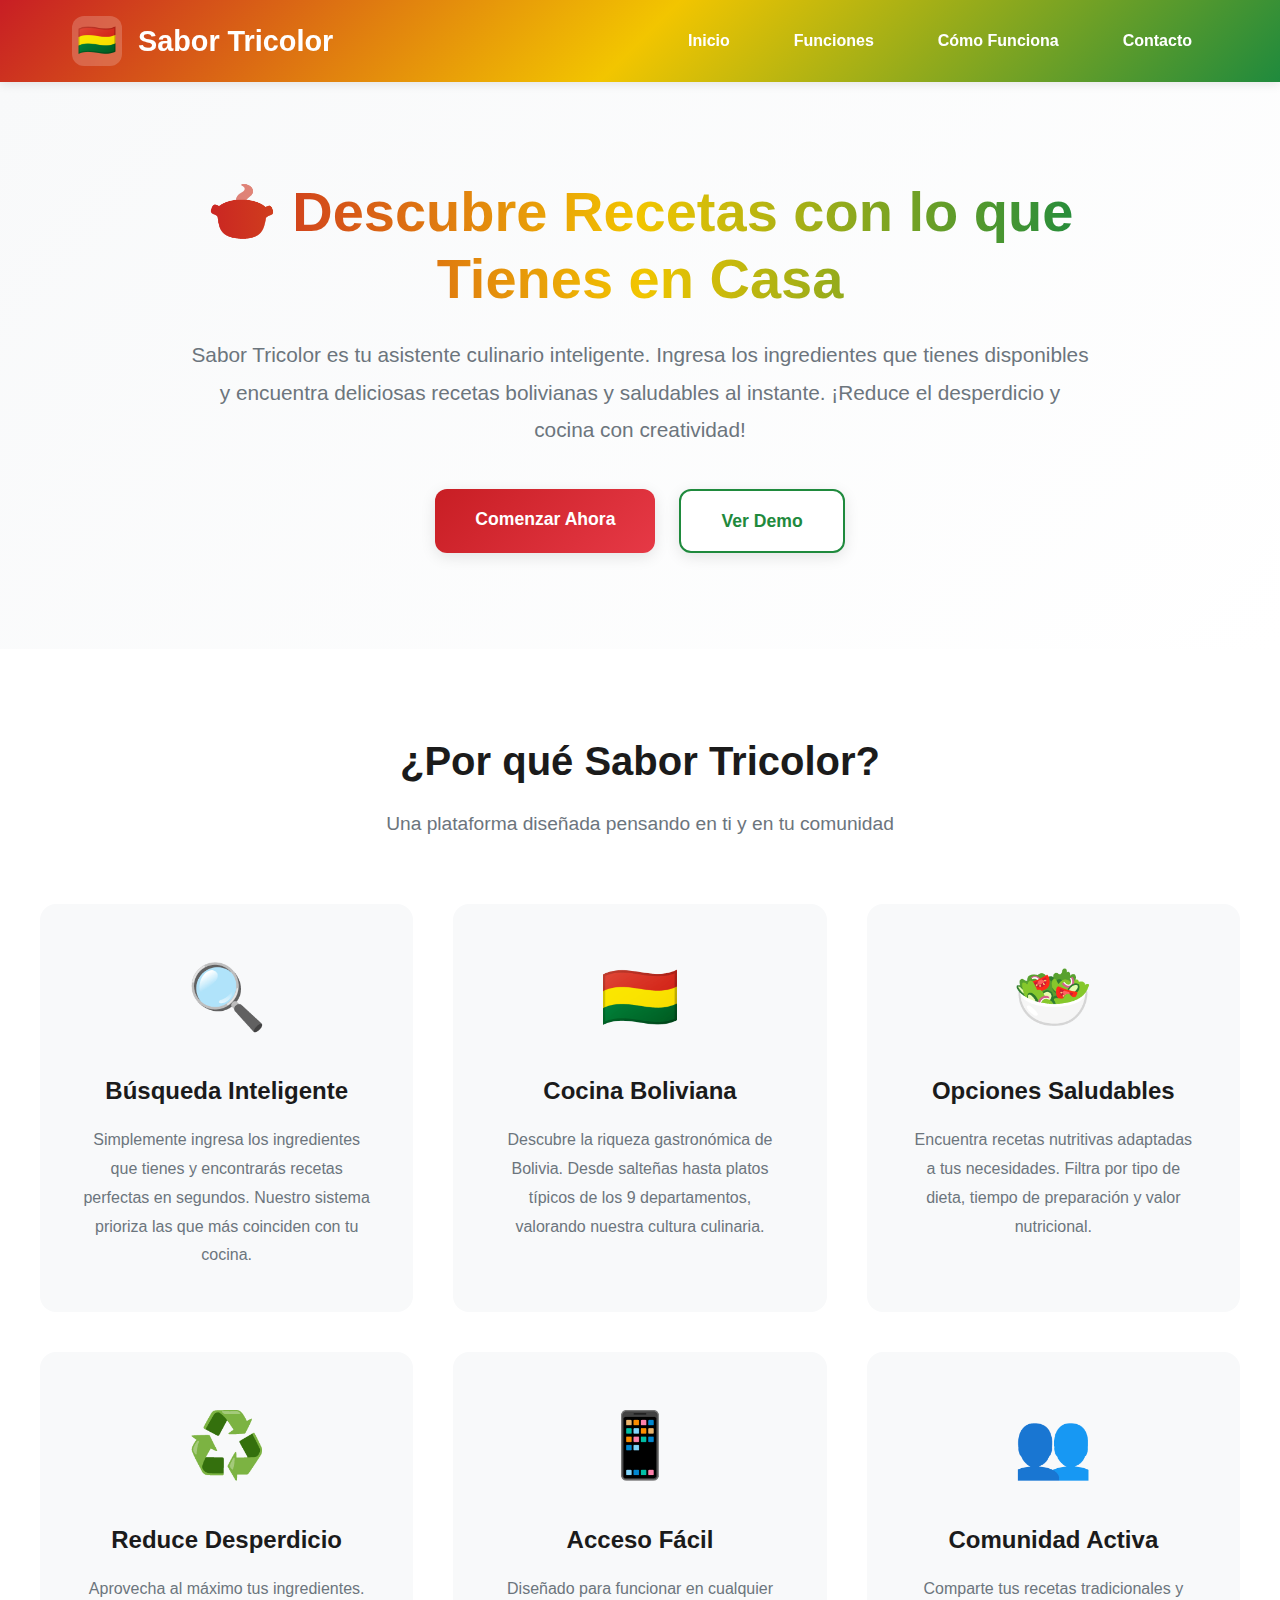
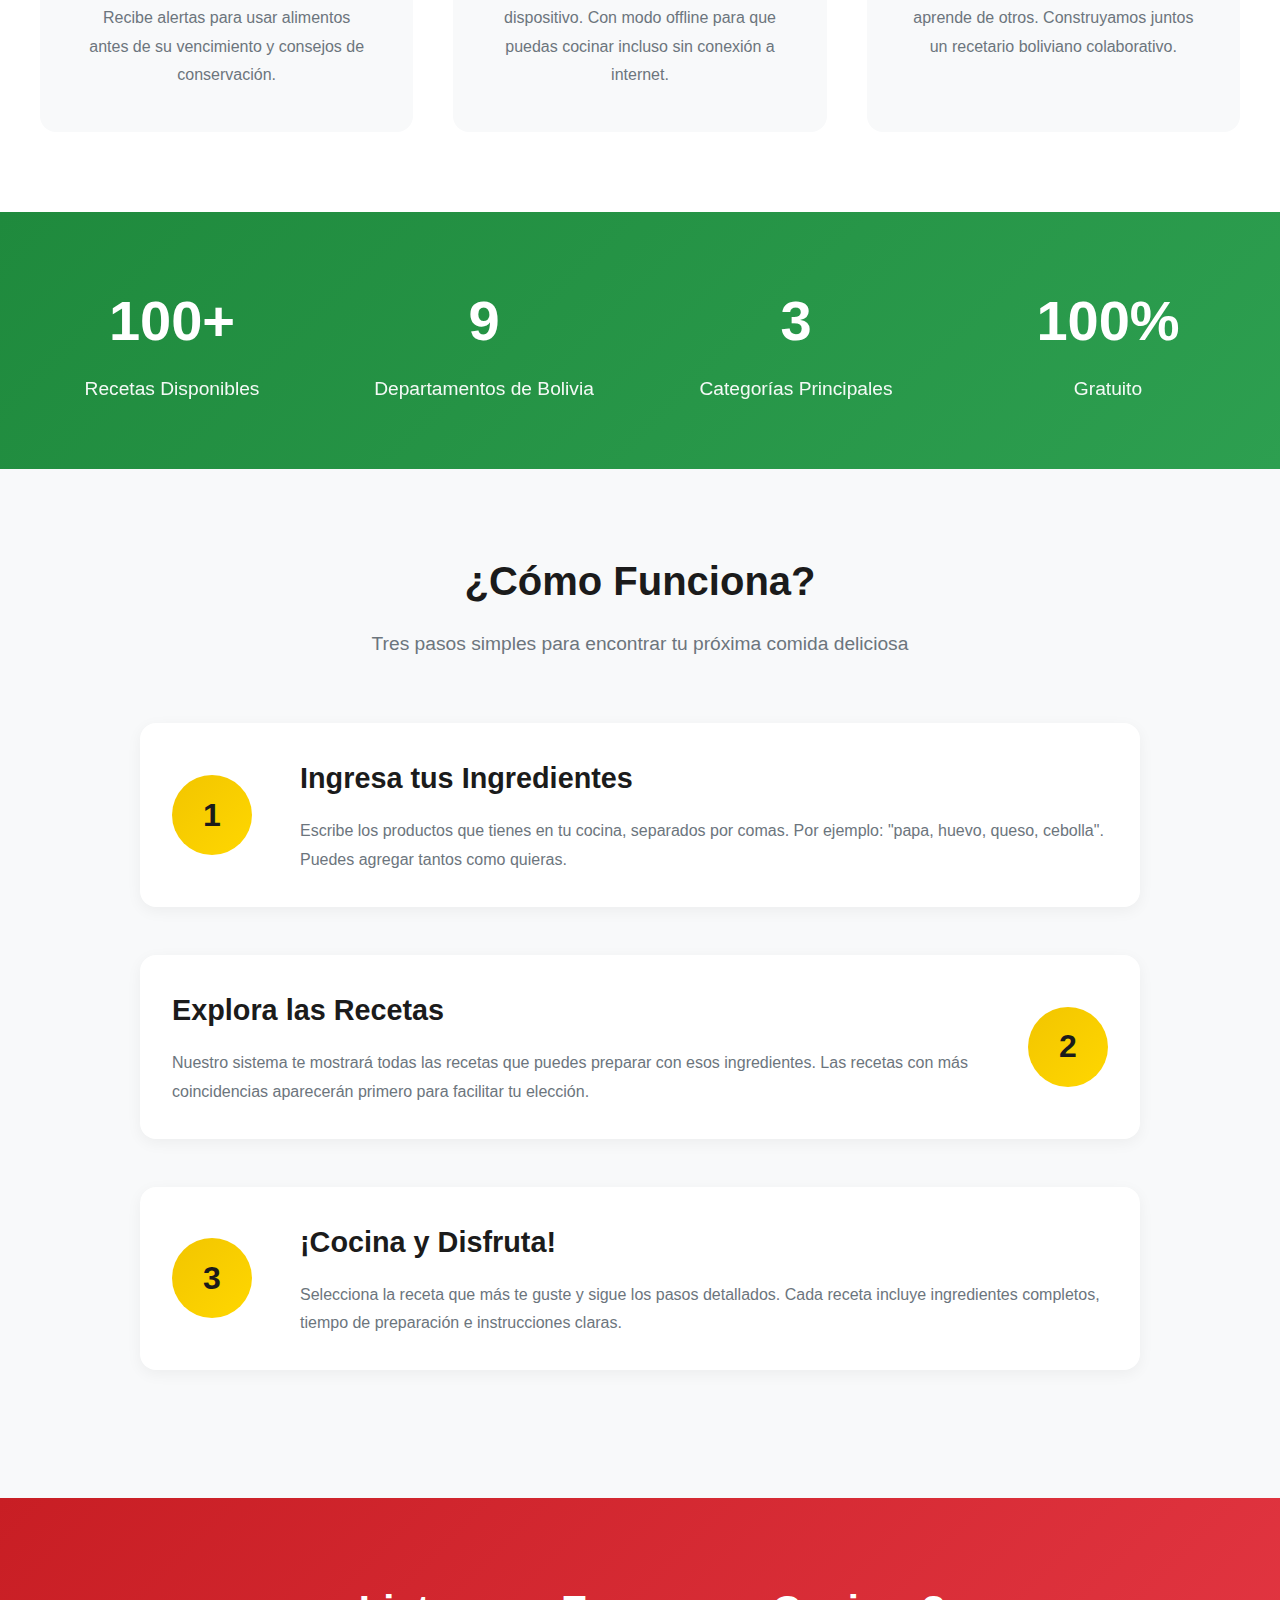
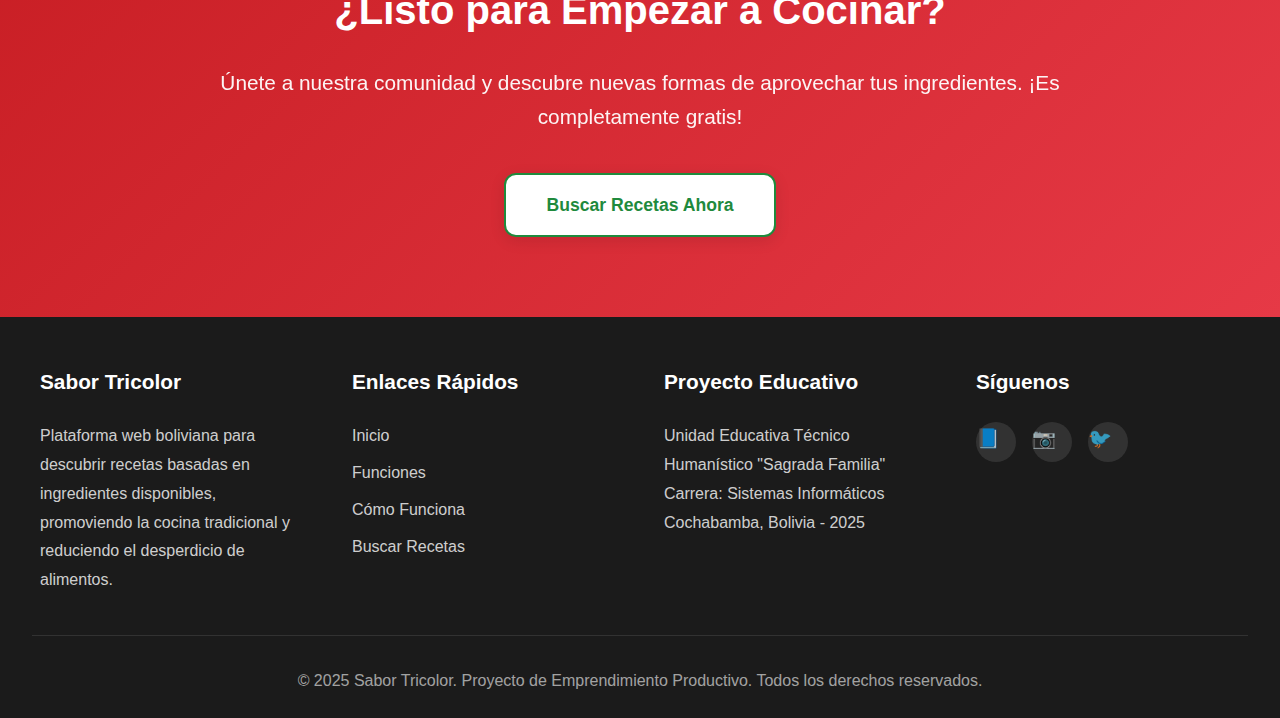
<file: principal.html>
<!DOCTYPE html>
<html lang="es">
<head>
    <meta charset="UTF-8">
    <meta name="viewport" content="width=device-width, initial-scale=1.0">
    <title>Sabor Tricolor - Descubre Recetas Bolivianas</title>
    <link rel="stylesheet" href="principal.css">
</head>
<body>
    <!-- Header -->
    <header>
        <nav>
            <a href="#" class="logo">
                <div class="logo-icon">🇧🇴</div>
                <span>Sabor Tricolor</span>
            </a>
            <ul class="nav-links">
                <li><a href="#inicio">Inicio</a></li>
                <li><a href="#funciones">Funciones</a></li>
                <li><a href="#como-funciona">Cómo Funciona</a></li>
                <li><a href="#contacto">Contacto</a></li>
            </ul>
        </nav>
    </header>

    <!-- Hero Section -->
    <section id="inicio" class="hero">
        <div class="hero-content">
            <h1>🍲 Descubre Recetas con lo que Tienes en Casa</h1>
            <p>
                Sabor Tricolor es tu asistente culinario inteligente. Ingresa los ingredientes 
                que tienes disponibles y encuentra deliciosas recetas bolivianas y saludables 
                al instante. ¡Reduce el desperdicio y cocina con creatividad!
            </p>
            <div class="cta-buttons">
                <a href="index.html" class="btn btn-primary">Comenzar Ahora</a>
                <a href="#como-funciona" class="btn btn-secondary">Ver Demo</a>
            </div>
        </div>
    </section>

    <!-- Features Section -->
    <section id="funciones" class="features">
        <div class="features-container">
            <h2 class="section-title">¿Por qué Sabor Tricolor?</h2>
            <p class="section-subtitle">
                Una plataforma diseñada pensando en ti y en tu comunidad
            </p>
            
            <div class="features-grid">
                <div class="feature-card">
                    <div class="feature-icon">🔍</div>
                    <h3>Búsqueda Inteligente</h3>
                    <p>
                        Simplemente ingresa los ingredientes que tienes y encontrarás 
                        recetas perfectas en segundos. Nuestro sistema prioriza las que 
                        más coinciden con tu cocina.
                    </p>
                </div>

                <div class="feature-card">
                    <div class="feature-icon">🇧🇴</div>
                    <h3>Cocina Boliviana</h3>
                    <p>
                        Descubre la riqueza gastronómica de Bolivia. Desde salteñas 
                        hasta platos típicos de los 9 departamentos, valorando nuestra 
                        cultura culinaria.
                    </p>
                </div>

                <div class="feature-card">
                    <div class="feature-icon">🥗</div>
                    <h3>Opciones Saludables</h3>
                    <p>
                        Encuentra recetas nutritivas adaptadas a tus necesidades. 
                        Filtra por tipo de dieta, tiempo de preparación y valor 
                        nutricional.
                    </p>
                </div>

                <div class="feature-card">
                    <div class="feature-icon">♻️</div>
                    <h3>Reduce Desperdicio</h3>
                    <p>
                        Aprovecha al máximo tus ingredientes. Recibe alertas para usar 
                        alimentos antes de su vencimiento y consejos de conservación.
                    </p>
                </div>

                <div class="feature-card">
                    <div class="feature-icon">📱</div>
                    <h3>Acceso Fácil</h3>
                    <p>
                        Diseñado para funcionar en cualquier dispositivo. Con modo offline 
                        para que puedas cocinar incluso sin conexión a internet.
                    </p>
                </div>

                <div class="feature-card">
                    <div class="feature-icon">👥</div>
                    <h3>Comunidad Activa</h3>
                    <p>
                        Comparte tus recetas tradicionales y aprende de otros. Construyamos 
                        juntos un recetario boliviano colaborativo.
                    </p>
                </div>
            </div>
        </div>
    </section>

    <!-- Stats Section -->
    <section class="stats">
        <div class="stats-container">
            <div class="stat-item">
                <h3>100+</h3>
                <p>Recetas Disponibles</p>
            </div>
            <div class="stat-item">
                <h3>9</h3>
                <p>Departamentos de Bolivia</p>
            </div>
            <div class="stat-item">
                <h3>3</h3>
                <p>Categorías Principales</p>
            </div>
            <div class="stat-item">
                <h3>100%</h3>
                <p>Gratuito</p>
            </div>
        </div>
    </section>

    <!-- How it Works -->
    <section id="como-funciona" class="how-it-works">
        <div class="steps-container">
            <h2 class="section-title">¿Cómo Funciona?</h2>
            <p class="section-subtitle">
                Tres pasos simples para encontrar tu próxima comida deliciosa
            </p>

            <div class="step">
                <div class="step-number">1</div>
                <div class="step-content">
                    <h3>Ingresa tus Ingredientes</h3>
                    <p>
                        Escribe los productos que tienes en tu cocina, separados por comas. 
                        Por ejemplo: "papa, huevo, queso, cebolla". Puedes agregar tantos 
                        como quieras.
                    </p>
                </div>
            </div>

            <div class="step">
                <div class="step-number">2</div>
                <div class="step-content">
                    <h3>Explora las Recetas</h3>
                    <p>
                        Nuestro sistema te mostrará todas las recetas que puedes preparar 
                        con esos ingredientes. Las recetas con más coincidencias aparecerán 
                        primero para facilitar tu elección.
                    </p>
                </div>
            </div>

            <div class="step">
                <div class="step-number">3</div>
                <div class="step-content">
                    <h3>¡Cocina y Disfruta!</h3>
                    <p>
                        Selecciona la receta que más te guste y sigue los pasos detallados. 
                        Cada receta incluye ingredientes completos, tiempo de preparación 
                        e instrucciones claras.
                    </p>
                </div>
            </div>
        </div>
    </section>

    <!-- CTA Section -->
    <section class="cta-section">
        <div class="hero-content">
            <h2>¿Listo para Empezar a Cocinar?</h2>
            <p>
                Únete a nuestra comunidad y descubre nuevas formas de aprovechar 
                tus ingredientes. ¡Es completamente gratis!
            </p>
            <a href="index.html" class="btn btn-secondary">Buscar Recetas Ahora</a>
        </div>
    </section>

    <!-- Footer -->
    <footer id="contacto">
        <div class="footer-content">
            <div class="footer-section">
                <h4>Sabor Tricolor</h4>
                <p>
                    Plataforma web boliviana para descubrir recetas basadas en 
                    ingredientes disponibles, promoviendo la cocina tradicional 
                    y reduciendo el desperdicio de alimentos.
                </p>
            </div>

            <div class="footer-section">
                <h4>Enlaces Rápidos</h4>
                <a href="#inicio">Inicio</a>
                <a href="#funciones">Funciones</a>
                <a href="#como-funciona">Cómo Funciona</a>
                <a href="index.html">Buscar Recetas</a>
            </div>

            <div class="footer-section">
                <h4>Proyecto Educativo</h4>
                <p>
                    Unidad Educativa Técnico Humanístico "Sagrada Familia"<br>
                    Carrera: Sistemas Informáticos<br>
                    Cochabamba, Bolivia - 2025
                </p>
            </div>

            <div class="footer-section">
                <h4>Síguenos</h4>
                <div class="social-links">
                    <a href="#" class="social-icon">📘</a>
                    <a href="#" class="social-icon">📷</a>
                    <a href="#" class="social-icon">🐦</a>
                </div>
            </div>
        </div>

        <div class="footer-bottom">
            <p>&copy; 2025 Sabor Tricolor. Proyecto de Emprendimiento Productivo. Todos los derechos reservados.</p>
        </div>
    </footer>
</body>
</html>
</file>
<file: principal.css>
/* ===================================
   LANDING PAGE - SABOR TRICOLOR
   Colores de Bolivia: Rojo, Amarillo, Verde
   =================================== */

/* Variables de Color */
* {
    margin: 0;
    padding: 0;
    box-sizing: border-box;
}

:root {
    --rojo: #c81e24;
    --amarillo: #f2c500;
    --verde: #1f8a3d;
    --blanco: #ffffff;
    --gris-claro: #f8f9fa;
    --gris: #6c757d;
    --negro: #1b1b1b;
}

body {
    font-family: 'Segoe UI', Tahoma, Geneva, Verdana, sans-serif;
    color: var(--negro);
    line-height: 1.6;
}

/* ===================================
   HEADER - NAVEGACIÓN
   =================================== */

header {
    background: linear-gradient(135deg, var(--rojo) 0%, var(--amarillo) 50%, var(--verde) 100%);
    padding: 1rem 0;
    box-shadow: 0 2px 10px rgba(0,0,0,0.1);
    position: sticky;
    top: 0;
    z-index: 100;
}

nav {
    max-width: 1200px;
    margin: 0 auto;
    display: flex;
    justify-content: space-between;
    align-items: center;
    padding: 0 2rem;
}

.logo {
    display: flex;
    align-items: center;
    gap: 1rem;
    color: var(--blanco);
    font-size: 1.8rem;
    font-weight: bold;
    text-decoration: none;
}

.logo-icon {
    width: 50px;
    height: 50px;
    background: rgba(255, 255, 255, 0.2);
    border-radius: 12px;
    display: flex;
    align-items: center;
    justify-content: center;
    font-size: 2rem;
    backdrop-filter: blur(10px);
}

.nav-links {
    display: flex;
    gap: 2rem;
    list-style: none;
}

.nav-links a {
    color: var(--blanco);
    text-decoration: none;
    font-weight: 600;
    transition: opacity 0.3s;
    padding: 0.5rem 1rem;
    border-radius: 8px;
}

.nav-links a:hover {
    background: rgba(255, 255, 255, 0.2);
}

/* ===================================
   HERO SECTION
   =================================== */

.hero {
    background: linear-gradient(135deg, var(--gris-claro) 0%, var(--blanco) 100%);
    padding: 6rem 2rem;
    text-align: center;
}

.hero-content {
    max-width: 900px;
    margin: 0 auto;
}

.hero h1 {
    font-size: 3.5rem;
    margin-bottom: 1.5rem;
    background: linear-gradient(90deg, var(--rojo), var(--amarillo), var(--verde));
    -webkit-background-clip: text;
    -webkit-text-fill-color: transparent;
    background-clip: text;
    line-height: 1.2;
}

.hero p {
    font-size: 1.3rem;
    color: var(--gris);
    margin-bottom: 2.5rem;
    line-height: 1.8;
}

.cta-buttons {
    display: flex;
    gap: 1.5rem;
    justify-content: center;
    flex-wrap: wrap;
}

.btn {
    padding: 1rem 2.5rem;
    border: none;
    border-radius: 12px;
    font-size: 1.1rem;
    font-weight: 700;
    cursor: pointer;
    text-decoration: none;
    display: inline-block;
    transition: all 0.3s ease;
    box-shadow: 0 4px 15px rgba(0,0,0,0.1);
}

.btn-primary {
    background: linear-gradient(135deg, var(--rojo), #e63946);
    color: var(--blanco);
}

.btn-primary:hover {
    transform: translateY(-3px);
    box-shadow: 0 6px 20px rgba(198, 30, 36, 0.3);
}

.btn-secondary {
    background: var(--blanco);
    color: var(--verde);
    border: 2px solid var(--verde);
}

.btn-secondary:hover {
    background: var(--verde);
    color: var(--blanco);
    transform: translateY(-3px);
}

/* ===================================
   FEATURES SECTION
   =================================== */

.features {
    padding: 5rem 2rem;
    background: var(--blanco);
}

.features-container {
    max-width: 1200px;
    margin: 0 auto;
}

.section-title {
    text-align: center;
    font-size: 2.5rem;
    margin-bottom: 1rem;
    color: var(--negro);
}

.section-subtitle {
    text-align: center;
    font-size: 1.2rem;
    color: var(--gris);
    margin-bottom: 4rem;
    max-width: 600px;
    margin-left: auto;
    margin-right: auto;
}

.features-grid {
    display: grid;
    grid-template-columns: repeat(auto-fit, minmax(300px, 1fr));
    gap: 2.5rem;
}

.feature-card {
    background: var(--gris-claro);
    padding: 2.5rem;
    border-radius: 16px;
    text-align: center;
    transition: all 0.3s ease;
    border: 2px solid transparent;
}

.feature-card:hover {
    transform: translateY(-10px);
    border-color: var(--verde);
    box-shadow: 0 10px 30px rgba(0,0,0,0.1);
}

.feature-icon {
    font-size: 4rem;
    margin-bottom: 1.5rem;
}

.feature-card h3 {
    font-size: 1.5rem;
    margin-bottom: 1rem;
    color: var(--negro);
}

.feature-card p {
    color: var(--gris);
    line-height: 1.8;
}

/* ===================================
   STATS SECTION
   =================================== */

.stats {
    background: linear-gradient(135deg, var(--verde), #2d9f50);
    padding: 4rem 2rem;
    color: var(--blanco);
}

.stats-container {
    max-width: 1200px;
    margin: 0 auto;
    display: grid;
    grid-template-columns: repeat(auto-fit, minmax(200px, 1fr));
    gap: 3rem;
    text-align: center;
}

.stat-item h3 {
    font-size: 3.5rem;
    margin-bottom: 0.5rem;
    font-weight: 800;
}

.stat-item p {
    font-size: 1.2rem;
    opacity: 0.95;
}

/* ===================================
   HOW IT WORKS SECTION
   =================================== */

.how-it-works {
    padding: 5rem 2rem;
    background: var(--gris-claro);
}

.steps-container {
    max-width: 1000px;
    margin: 0 auto;
}

.step {
    display: flex;
    align-items: center;
    gap: 3rem;
    margin-bottom: 3rem;
    background: var(--blanco);
    padding: 2rem;
    border-radius: 16px;
    box-shadow: 0 4px 15px rgba(0,0,0,0.05);
}

.step:nth-child(even) {
    flex-direction: row-reverse;
}

.step-number {
    width: 80px;
    height: 80px;
    background: linear-gradient(135deg, var(--amarillo), #ffd700);
    border-radius: 50%;
    display: flex;
    align-items: center;
    justify-content: center;
    font-size: 2rem;
    font-weight: bold;
    color: var(--negro);
    flex-shrink: 0;
}

.step-content h3 {
    font-size: 1.8rem;
    margin-bottom: 1rem;
    color: var(--negro);
}

.step-content p {
    color: var(--gris);
    line-height: 1.8;
}

/* ===================================
   CTA SECTION
   =================================== */

.cta-section {
    background: linear-gradient(135deg, var(--rojo), #e63946);
    padding: 5rem 2rem;
    text-align: center;
    color: var(--blanco);
}

.cta-section h2 {
    font-size: 2.5rem;
    margin-bottom: 1.5rem;
}

.cta-section p {
    font-size: 1.3rem;
    margin-bottom: 2.5rem;
    opacity: 0.95;
}

/* ===================================
   FOOTER
   =================================== */

footer {
    background: var(--negro);
    color: var(--blanco);
    padding: 3rem 2rem 1.5rem;
}

.footer-content {
    max-width: 1200px;
    margin: 0 auto;
    display: grid;
    grid-template-columns: repeat(auto-fit, minmax(250px, 1fr));
    gap: 3rem;
    margin-bottom: 2rem;
}

.footer-section h4 {
    margin-bottom: 1.5rem;
    font-size: 1.3rem;
}

.footer-section p,
.footer-section a {
    color: rgba(255, 255, 255, 0.8);
    text-decoration: none;
    display: block;
    margin-bottom: 0.5rem;
    line-height: 1.8;
}

.footer-section a:hover {
    color: var(--amarillo);
}

.social-links {
    display: flex;
    gap: 1rem;
}

.social-icon {
    width: 40px;
    height: 40px;
    background: rgba(255, 255, 255, 0.1);
    border-radius: 50%;
    display: flex;
    align-items: center;
    justify-content: center;
    font-size: 1.2rem;
    transition: all 0.3s;
}

.social-icon:hover {
    background: var(--verde);
    transform: translateY(-3px);
}

.footer-bottom {
    text-align: center;
    padding-top: 2rem;
    border-top: 1px solid rgba(255, 255, 255, 0.1);
    color: rgba(255, 255, 255, 0.6);
}

/* ===================================
   RESPONSIVE DESIGN
   =================================== */

@media (max-width: 768px) {
    .hero h1 {
        font-size: 2.5rem;
    }

    .hero p {
        font-size: 1.1rem;
    }

    .cta-buttons {
        flex-direction: column;
        align-items: center;
    }

    .btn {
        width: 100%;
        max-width: 300px;
    }

    .nav-links {
        display: none;
    }

    .step {
        flex-direction: column !important;
        text-align: center;
    }

    .stats-container {
        grid-template-columns: 1fr;
    }
}
</file>
